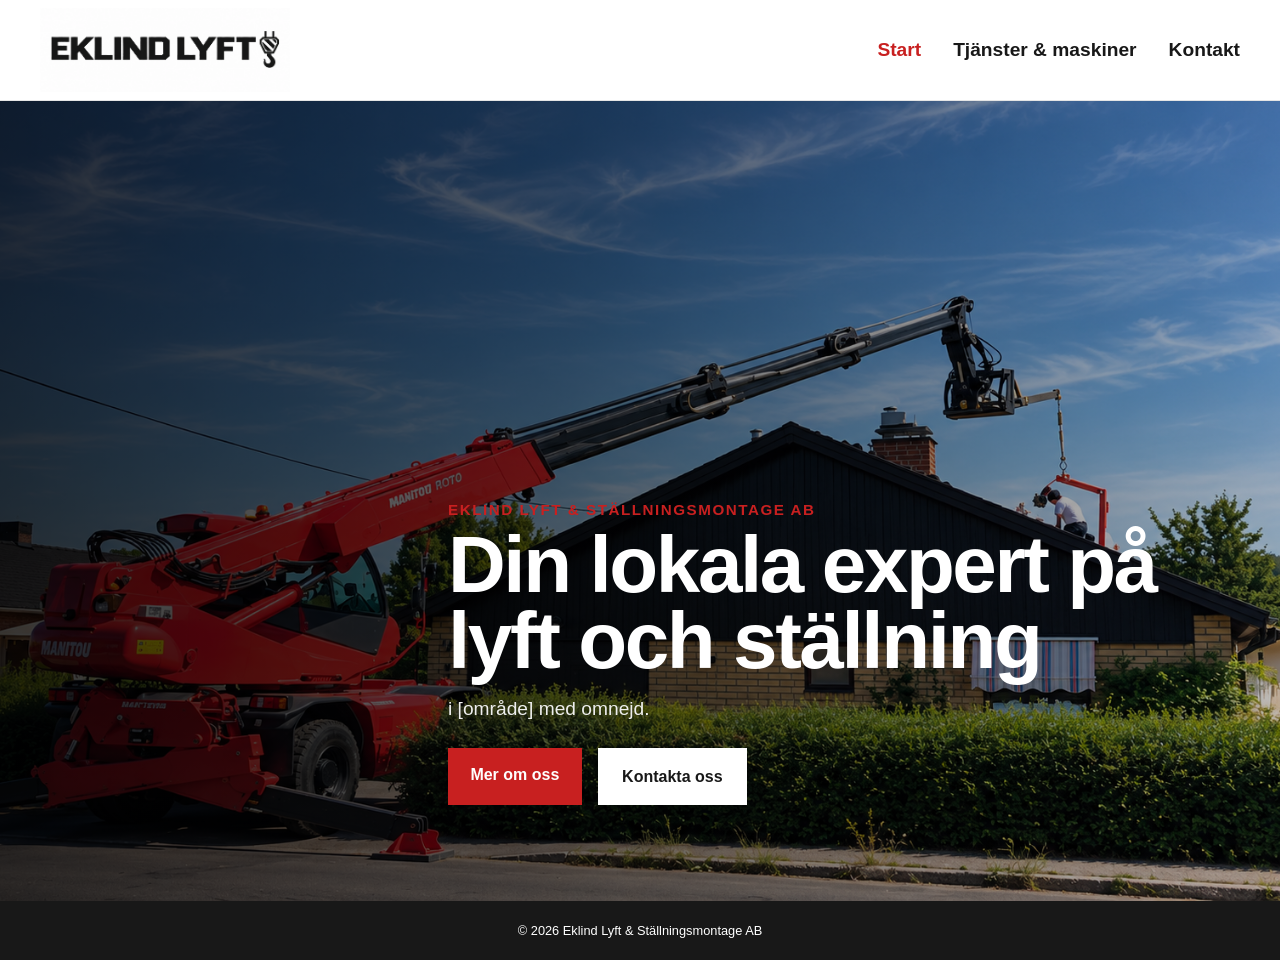
<file: index.html>
<!doctype html>
<html lang="sv">
  <head>
    <meta charset="UTF-8" />
    <meta name="viewport" content="width=device-width, initial-scale=1.0" />

    <title>Eklind Lyft & Ställningsmontage AB</title>

    <link rel="stylesheet" href="css/style.css" />
  </head>

  <body>
    <header class="site-header">
      <div class="header-inner">
        <a class="logo" href="index.html">
          <img src="images/logo.png" alt="Eklind Lyft & Ställningsmontage AB" />
        </a>

        <button
          class="menu-toggle"
          type="button"
          aria-label="Öppna meny"
          aria-expanded="false"
          aria-controls="main-nav"
        >
          <span></span>
          <span></span>
          <span></span>
        </button>

        <nav id="main-nav" class="main-nav" aria-label="Huvudmeny">
          <ul>
            <li><a class="active" href="index.html">Start</a></li>
            <li><a href="tjanster.html">Tjänster &amp; maskiner</a></li>
            <li><a href="kontakt.html">Kontakt</a></li>
          </ul>
        </nav>
      </div>
    </header>

    <main>
      <section class="hero">
        <div class="hero-content">
          <p class="eyebrow">Eklind Lyft & Ställningsmontage AB</p>

          <h1>Din lokala expert på lyft och ställning</h1>

          <p class="hero-text">i [område] med omnejd.</p>

          <div class="hero-buttons">
            <a class="button button-primary" href="tjanster.html">
              Mer om oss
            </a>

            <a class="button button-secondary" href="kontakt.html">
              Kontakta oss
            </a>
          </div>
        </div>
      </section>
    </main>

    <footer class="site-footer">
      <p>© 2026 Eklind Lyft & Ställningsmontage AB</p>
    </footer>

    <script src="js/script.js"></script>
  </body>
</html>
</file>
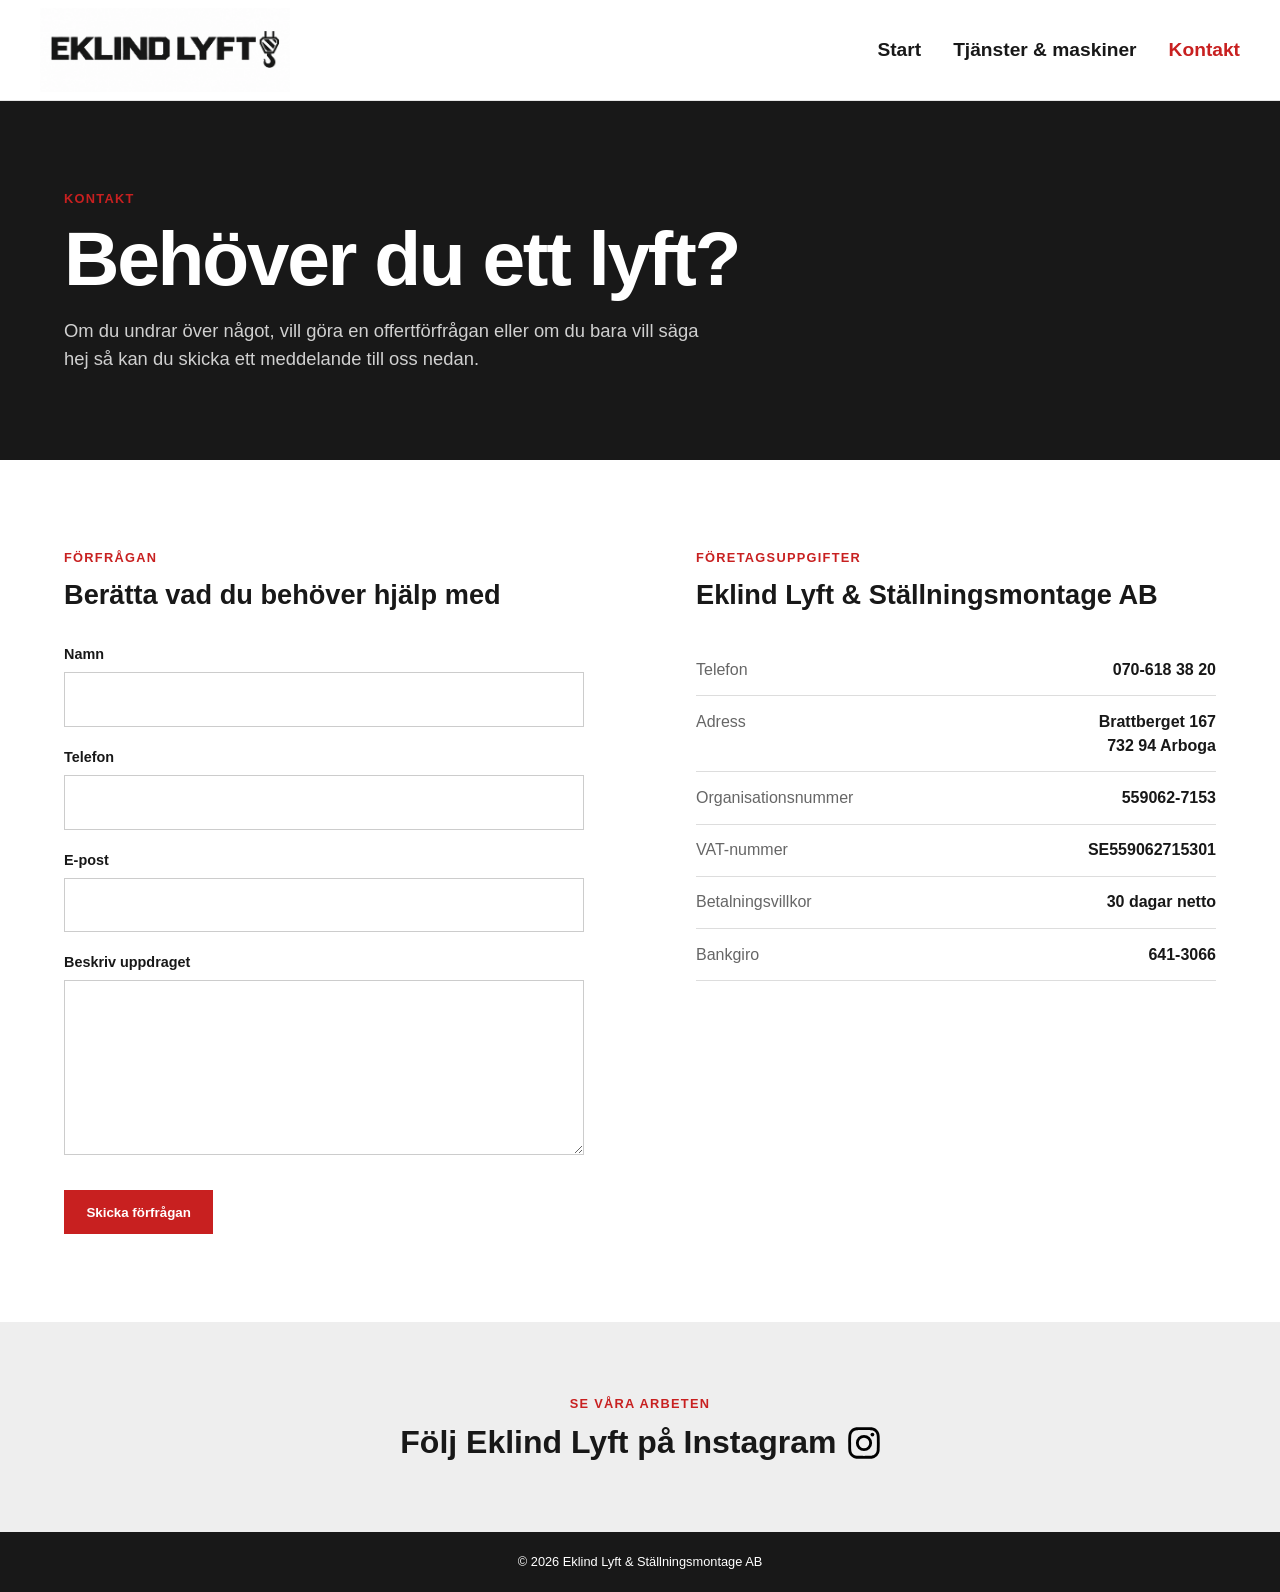
<file: kontakt.html>
<!doctype html>
<html lang="sv">
  <head>
    <meta charset="UTF-8" />
    <meta name="viewport" content="width=device-width, initial-scale=1.0" />

    <title>Kontakt | Eklind Lyft & Ställningsmontage AB</title>

    <link rel="stylesheet" href="css/style.css" />
  </head>

  <body>
    <header class="site-header">
      <div class="header-inner">
        <a class="logo" href="index.html">
          <img src="images/logo.png" alt="Eklind Lyft & Ställningsmontage AB" />
        </a>

        <button
          class="menu-toggle"
          type="button"
          aria-label="Öppna meny"
          aria-expanded="false"
          aria-controls="main-nav"
        >
          <span></span>
          <span></span>
          <span></span>
        </button>

        <nav id="main-nav" class="main-nav" aria-label="Huvudmeny">
          <ul>
            <li><a href="index.html">Start</a></li>
            <li>
              <a href="tjanster.html">Tjänster &amp; maskiner</a>
            </li>
            <li>
              <a class="active" href="kontakt.html">Kontakt</a>
            </li>
          </ul>
        </nav>
      </div>
    </header>

    <main>
      <!-- Kontaktintro -->
      <section class="contact-hero">
        <div class="content-container">
          <p class="eyebrow">Kontakt</p>

          <h1>Behöver du ett lyft?</h1>

          <p class="contact-intro">
            Om du undrar över något, vill göra en offertförfrågan eller om du
            bara vill säga hej så kan du skicka ett meddelande till oss nedan.
          </p>
        </div>
      </section>

      <!-- Formulär och kontaktuppgifter -->
      <section class="contact-section">
        <div class="content-container contact-layout">
          <!-- Vänster kolumn -->
          <div class="contact-form-column">
            <p class="eyebrow">Förfrågan</p>

            <h2>Berätta vad du behöver hjälp med</h2>

            <form class="contact-form">
              <div class="form-group">
                <label for="name">Namn</label>
                <input type="text" id="name" name="name" autocomplete="name" />
              </div>

              <div class="form-group">
                <label for="phone">Telefon</label>
                <input type="tel" id="phone" name="phone" autocomplete="tel" />
              </div>

              <div class="form-group">
                <label for="email">E-post</label>
                <input
                  type="email"
                  id="email"
                  name="email"
                  autocomplete="email"
                />
              </div>

              <div class="form-group">
                <label for="message">Beskriv uppdraget</label>
                <textarea id="message" name="message" rows="6"></textarea>
              </div>

              <button class="button button-primary form-button" type="submit">
                Skicka förfrågan
              </button>
            </form>
          </div>

          <!-- Höger kolumn -->
          <div class="contact-info-column">
            <p class="eyebrow">Företagsuppgifter</p>

            <h2>Eklind Lyft & Ställningsmontage AB</h2>

            <dl class="company-details">
              <div>
                <dt>Telefon</dt>
                <dd>
                  <a href="tel:+46706183820">070-618 38 20</a>
                </dd>
              </div>
              <div>
                <dt>Adress</dt>
                <dd>
                  Brattberget 167<br />
                  732 94 Arboga
                </dd>
              </div>

              <div>
                <dt>Organisationsnummer</dt>
                <dd>559062-7153</dd>
              </div>

              <div>
                <dt>VAT-nummer</dt>
                <dd>SE559062715301</dd>
              </div>

              <div>
                <dt>Betalningsvillkor</dt>
                <dd>30 dagar netto</dd>
              </div>

              <div>
                <dt>Bankgiro</dt>
                <dd>641-3066</dd>
              </div>
            </dl>
          </div>
        </div>
      </section>

      <!-- Instagram -->
      <section class="contact-instagram">
        <div class="content-container">
          <p class="eyebrow">Se våra arbeten</p>

          <a
            href="https://www.instagram.com/eklindlyft/"
            target="_blank"
            rel="noopener noreferrer"
          >
            <span>Följ Eklind Lyft på Instagram</span>
            <img class="instagram-icon" src="images/instagram.svg" alt="" />
          </a>
        </div>
      </section>
    </main>

    <footer class="site-footer">
      <p>© 2026 Eklind Lyft & Ställningsmontage AB</p>
    </footer>

    <script src="js/script.js"></script>
  </body>
</html>
</file>
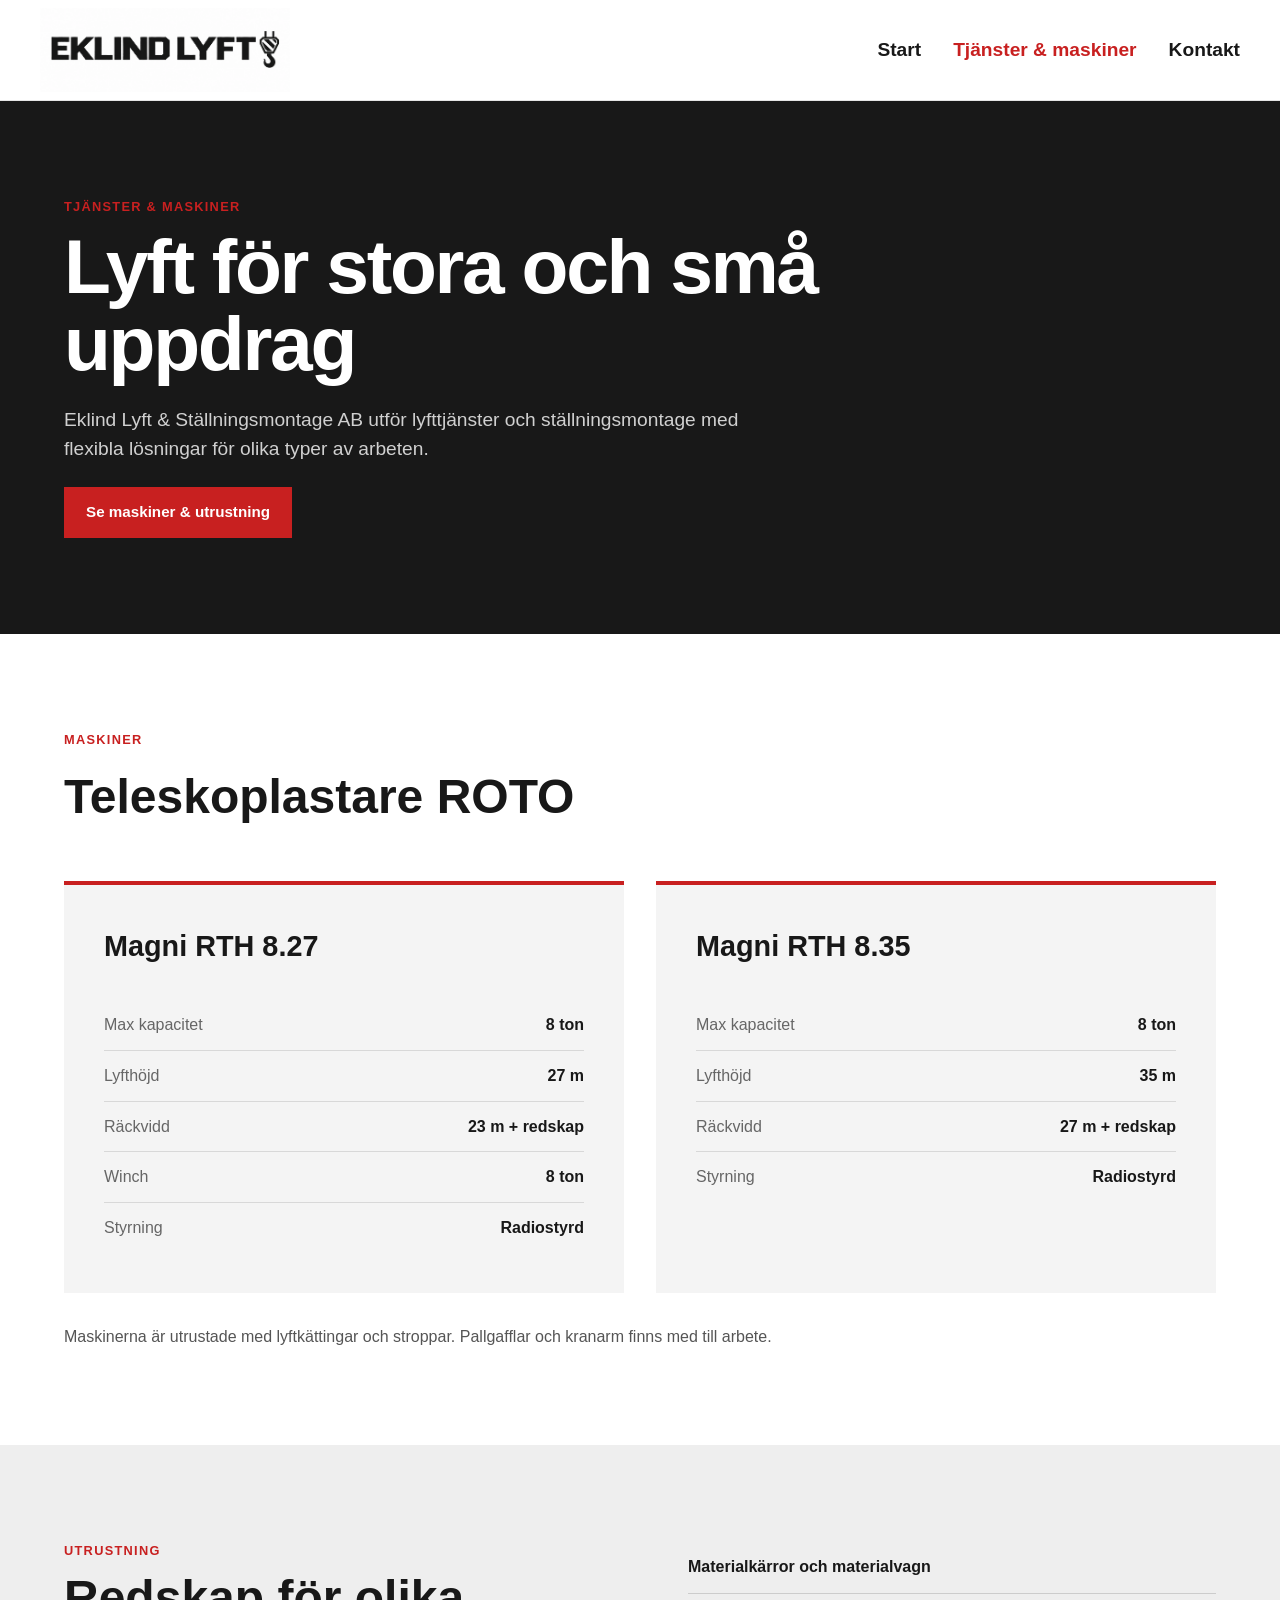
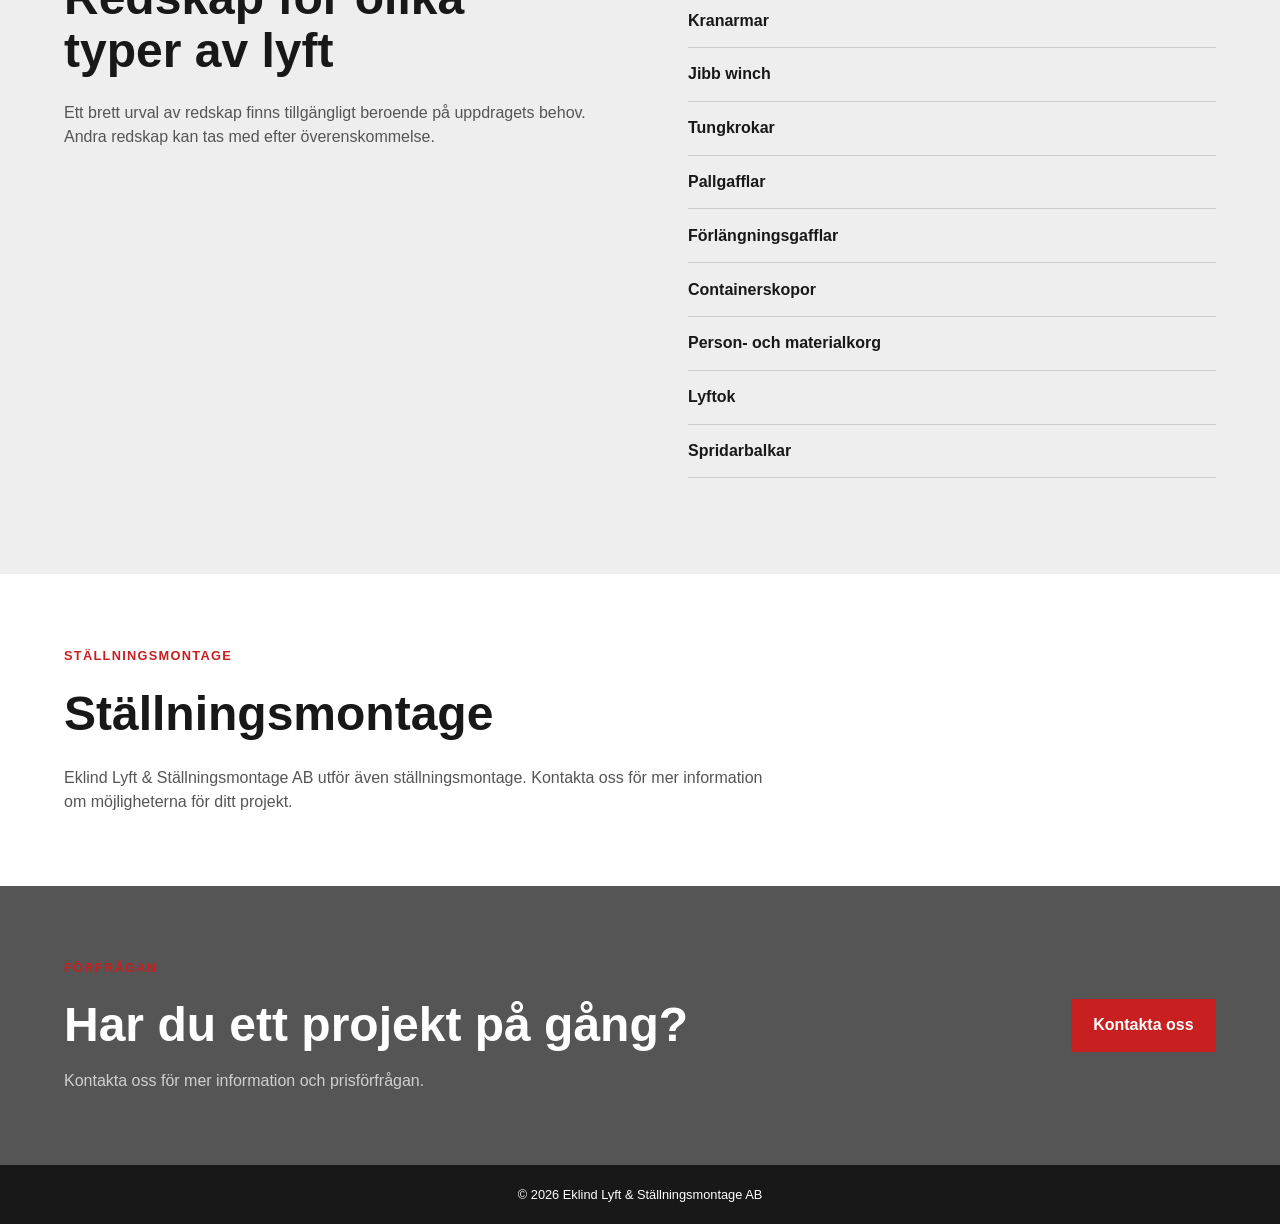
<file: tjanster.html>
<!doctype html>
<html lang="sv">
  <head>
    <meta charset="UTF-8" />
    <meta name="viewport" content="width=device-width, initial-scale=1.0" />

    <title>Tjänster & maskiner | Eklind Lyft</title>

    <link rel="stylesheet" href="css/style.css" />
  </head>

  <body>
    <header class="site-header">
      <div class="header-inner">
        <a class="logo" href="index.html">
          <img src="images/logo.png" alt="Eklind Lyft & Ställningsmontage AB" />
        </a>

        <button
          class="menu-toggle"
          type="button"
          aria-label="Öppna meny"
          aria-expanded="false"
          aria-controls="main-nav"
        >
          <span></span>
          <span></span>
          <span></span>
        </button>

        <nav id="main-nav" class="main-nav" aria-label="Huvudmeny">
          <ul>
            <li><a href="index.html">Start</a></li>
            <li>
              <a class="active" href="tjanster.html">Tjänster & maskiner</a>
            </li>
            <li><a href="kontakt.html">Kontakt</a></li>
          </ul>
        </nav>
      </div>
    </header>

    <main>
      <section class="page-intro">
        <div class="content-container">
          <p class="eyebrow">Tjänster & maskiner</p>

          <h1>Lyft för stora och små uppdrag</h1>

          <p class="intro-text">
            Eklind Lyft & Ställningsmontage AB utför lyfttjänster och
            ställningsmontage med flexibla lösningar för olika typer av arbeten.
          </p>

          <a class="button button-primary intro-button" href="#maskiner">
            Se maskiner & utrustning
          </a>
        </div>
      </section>

      <section class="services-section" id="maskiner">
        <div class="content-container">
          <div class="section-heading">
            <p class="eyebrow">Maskiner</p>
            <h2>Teleskoplastare ROTO</h2>
          </div>

          <div class="machine-grid">
            <article class="machine-card">
              <h3>Magni RTH 8.27</h3>

              <ul class="spec-list">
                <li>
                  <span>Max kapacitet</span>
                  <strong>8 ton</strong>
                </li>

                <li>
                  <span>Lyfthöjd</span>
                  <strong>27 m</strong>
                </li>

                <li>
                  <span>Räckvidd</span>
                  <strong>23 m + redskap</strong>
                </li>

                <li>
                  <span>Winch</span>
                  <strong>8 ton</strong>
                </li>

                <li>
                  <span>Styrning</span>
                  <strong>Radiostyrd</strong>
                </li>
              </ul>
            </article>

            <article class="machine-card">
              <h3>Magni RTH 8.35</h3>

              <ul class="spec-list">
                <li>
                  <span>Max kapacitet</span>
                  <strong>8 ton</strong>
                </li>

                <li>
                  <span>Lyfthöjd</span>
                  <strong>35 m</strong>
                </li>

                <li>
                  <span>Räckvidd</span>
                  <strong>27 m + redskap</strong>
                </li>

                <li>
                  <span>Styrning</span>
                  <strong>Radiostyrd</strong>
                </li>
              </ul>
            </article>
          </div>

          <p class="machine-note">
            Maskinerna är utrustade med lyftkättingar och stroppar. Pallgafflar
            och kranarm finns med till arbete.
          </p>
        </div>
      </section>

      <section class="equipment-section">
        <div class="content-container equipment-layout">
          <div>
            <p class="eyebrow">Utrustning</p>

            <h2>Redskap för olika typer av lyft</h2>

            <p>
              Ett brett urval av redskap finns tillgängligt beroende på
              uppdragets behov. Andra redskap kan tas med efter överenskommelse.
            </p>
          </div>

          <div class="equipment-list">
            <ul>
              <li>Materialkärror och materialvagn</li>
              <li>Kranarmar</li>
              <li>Jibb winch</li>
              <li>Tungkrokar</li>
              <li>Pallgafflar</li>
              <li>Förlängningsgafflar</li>
              <li>Containerskopor</li>
              <li>Person- och materialkorg</li>
              <li>Lyftok</li>
              <li>Spridarbalkar</li>
            </ul>
          </div>
        </div>
      </section>

      <section class="scaffolding-section">
        <div class="content-container">
          <p class="eyebrow">Ställningsmontage</p>

          <h2>Ställningsmontage</h2>

          <p>
            Eklind Lyft & Ställningsmontage AB utför även ställningsmontage.
            Kontakta oss för mer information om möjligheterna för ditt projekt.
          </p>
        </div>
      </section>

      <section class="contact-cta">
        <div class="content-container contact-cta-inner">
          <div>
            <p class="eyebrow">Förfrågan</p>

            <h2>Har du ett projekt på gång?</h2>

            <p>Kontakta oss för mer information och prisförfrågan.</p>
          </div>

          <a class="button button-primary" href="kontakt.html">
            Kontakta oss
          </a>
        </div>
      </section>
    </main>

    <footer class="site-footer">
      <p>© 2026 Eklind Lyft & Ställningsmontage AB</p>
    </footer>
  </body>

  <script src="js/script.js"></script>
</html>
</file>
<file: css/style.css>
/* ========================================
   GRUNDINSTÄLLNINGAR
======================================== */

* {
  box-sizing: border-box;
  margin: 0;
  padding: 0;
}

html {
  scroll-behavior: smooth;
}

body {
  min-height: 100vh;

  display: flex;
  flex-direction: column;

  font-family: Arial, Helvetica, sans-serif;
  color: #181818;
  background-color: #ffffff;
  line-height: 1.5;
}

main {
  flex: 1;
}

a {
  color: inherit;
  text-decoration: none;
}

/* ========================================
   GEMENSAM LAYOUT
======================================== */

.content-container {
  width: min(1200px, calc(100% - 4rem));
  margin: 0 auto;
}

.eyebrow {
  margin-bottom: 0.75rem;

  color: #c82020;

  font-size: 0.8rem;
  font-weight: 700;

  text-transform: uppercase;
  letter-spacing: 0.1em;
}

/* ========================================
   HEADER
======================================== */

.site-header {
  position: sticky;
  top: 0;
  z-index: 1000;

  background: #fff;
  border-bottom: 1px solid #e5e5e5;
}

.header-inner {
  width: min(1200px, calc(100% - 4rem));
  min-height: 100px;
  margin: 0 auto;

  display: flex;
  align-items: center;
  justify-content: space-between;
  gap: 2rem;
}

.logo {
  display: flex;
  align-items: center;
}

.logo img {
  display: block;
  width: 250px;
  height: auto;
}

nav ul {
  display: flex;
  align-items: center;
  gap: 2rem;

  list-style: none;
}

nav a {
  padding: 0.5rem 0;

  font-size: 1.2rem;
  font-weight: 600;

  transition: color 0.2s ease;
}

nav a:hover,
nav a.active {
  color: #c82020;
}

.menu-toggle {
  display: none;

  width: 42px;
  height: 42px;
  padding: 8px;

  background: transparent;
  border: 0;
  cursor: pointer;
}

.menu-toggle span {
  display: block;
  width: 100%;
  height: 3px;
  margin: 5px 0;

  background-color: #181818;
}

/* ========================================
   KNAPPAR
======================================== */

.button {
  display: inline-block;
  padding: 0.9rem 1.4rem;
  font-weight: 700;

  transition:
    background-color 0.2s ease,
    color 0.2s ease;
}

.button-primary {
  background-color: #c82020;
  color: #ffffff;
}

.button-primary:hover {
  background-color: #a71919;
}

.button-secondary {
  border: 2px solid #ffffff;
  background-color: #ffffff;
  color: #181818;
}

.button-secondary:hover {
  border-color: #e8e8e8;
  background-color: #e8e8e8;
  color: #181818;
}

/* ========================================
   STARTSIDA
======================================== */

.hero {
  min-height: calc(100vh - 100px);
  padding: 5rem 2rem 6rem;

  display: flex;
  align-items: flex-end;

  background:
    linear-gradient(
      90deg,
      rgba(0, 0, 0, 0.78) 0%,
      rgba(0, 0, 0, 0.58) 45%,
      rgba(0, 0, 0, 0.25) 100%
    ),
    url("../images/hero.jpg");

  background-size: cover;
  background-position: center;

  color: #ffffff;
}

.hero-content {
  width: min(800px, 100%);
  margin-left: auto;
  margin-right: 0;
}

.hero h1 {
  max-width: 800px;
  margin-bottom: 1rem;

  font-size: 5rem;
  line-height: 0.95;
  letter-spacing: -0.03em;
}

.hero .eyebrow {
  margin-bottom: 0.35rem;
  font-size: 0.95rem;
}

.hero-text {
  max-width: 650px;
  margin-bottom: 1.5rem;

  color: #eeeeee;
  font-size: 1.2rem;
  line-height: 1.5;
}

.hero-buttons {
  display: flex;
  flex-wrap: wrap;
  gap: 1rem;
}

/* ========================================
   TJÄNSTER & MASKINER
======================================== */

/* Sidans introduktion */

.page-intro {
  padding: 6rem 2rem;

  background-color: #181818;
  color: #ffffff;
}

.page-intro h1 {
  max-width: 850px;
  margin-bottom: 1.5rem;

  font-size: clamp(2.8rem, 6vw, 5rem);
  line-height: 1;
  letter-spacing: -0.03em;
}

.intro-text {
  max-width: 700px;

  color: #d0d0d0;

  font-size: 1.2rem;
}

.intro-button {
  display: inline-block;
  margin-top: 24px;
  padding: 14px 22px;

  font-size: 0.95rem;
}

/* Maskiner */

.services-section {
  padding: 6rem 2rem;

  scroll-margin-top: 2rem;
}

.section-heading {
  margin-bottom: 3rem;
}

.section-heading h2 {
  font-size: clamp(2rem, 4vw, 3rem);
}

.machine-grid {
  display: grid;
  grid-template-columns: repeat(2, 1fr);
  gap: 2rem;
}

.machine-card {
  padding: 2.5rem;

  background-color: #f4f4f4;
  border-top: 4px solid #c82020;
}

.machine-card h3 {
  margin-bottom: 2rem;

  font-size: 1.8rem;
}

.spec-list {
  list-style: none;
}

.spec-list li {
  padding: 0.8rem 0;

  display: flex;
  justify-content: space-between;
  gap: 1rem;

  border-bottom: 1px solid #d8d8d8;
}

.spec-list li:last-child {
  border-bottom: 0;
}

.spec-list span {
  color: #666666;
}

.machine-note {
  max-width: 750px;
  margin-top: 2rem;

  color: #555555;
}

/* Redskap */

.equipment-section {
  padding: 6rem 2rem;

  background-color: #eeeeee;
}

.equipment-section .eyebrow {
  color: #c82020;
}

.equipment-layout {
  display: grid;
  grid-template-columns: 1fr 1fr;
  gap: 6rem;
}

.equipment-layout h2 {
  margin-bottom: 1.5rem;

  font-size: clamp(2rem, 4vw, 3rem);
  line-height: 1.1;
}

.equipment-layout p {
  max-width: 550px;

  color: #555555;
}

.equipment-list ul {
  list-style: none;
}

.equipment-list li {
  padding: 0.9rem 0;

  border-bottom: 1px solid #cccccc;

  font-weight: 600;
}

/* Ställningsmontage */

.scaffolding-section {
  padding: 4.5rem 2rem;

  background-color: #ffffff;
}

.scaffolding-section h2 {
  margin-bottom: 1rem;

  font-size: clamp(2rem, 4vw, 3rem);
}

.scaffolding-section p:last-child {
  max-width: 700px;

  color: #555555;
}

/* Kontakt-CTA */

.contact-cta {
  padding: 4.5rem 2rem;

  background: #555555;
  color: #ffffff;
}

.contact-cta-inner {
  display: flex;
  align-items: center;
  justify-content: space-between;
  gap: 3rem;
}

.contact-cta h2 {
  margin-bottom: 0.5rem;

  font-size: clamp(2rem, 4vw, 3rem);
}

.contact-cta p:last-child {
  color: #d0d0d0;
}

/* ========================================
   KONTAKT
======================================== */

.contact-hero {
  padding: 5.5rem 2rem;

  background-color: #181818;
  color: #ffffff;
}

.contact-hero h1 {
  max-width: 800px;
  margin-bottom: 1.25rem;

  font-size: clamp(2.8rem, 6vw, 5rem);
  line-height: 1;
  letter-spacing: -0.03em;
}

.contact-intro {
  max-width: 650px;

  color: #d0d0d0;

  font-size: 1.15rem;
}

/* Formulär + kontaktuppgifter */

.contact-section {
  padding: 5.5rem 2rem;
}

.contact-layout {
  display: grid;
  grid-template-columns: 1fr 1fr;
  gap: 7rem;
  align-items: start;
}

/* Vänster kolumn */

.contact-form-column h2,
.contact-info-column h2 {
  margin-bottom: 2rem;

  font-size: 1.7rem;
  line-height: 1.2;
}

.contact-form {
  width: 100%;
}

.form-group {
  margin-bottom: 1.25rem;
}

.form-group label {
  display: block;
  margin-bottom: 0.4rem;

  font-size: 0.9rem;
  font-weight: 600;
}

.form-group input,
.form-group textarea {
  width: 100%;
  padding: 0.9rem 1rem;

  font: inherit;

  background-color: #ffffff;

  border: 1px solid #cccccc;
  border-radius: 0;
  outline: none;

  transition: border-color 0.2s ease;
}

.form-group textarea {
  resize: vertical;
}

.form-group input:focus,
.form-group textarea:focus {
  border-color: #c82020;
}

.form-button {
  margin-top: 0.5rem;

  border: 0;
  cursor: pointer;
}

/* Höger kolumn */

.price-note {
  margin-bottom: 2rem;

  color: #555555;
}

.company-details {
  margin: 0;
}

.company-details div {
  padding: 0.85rem 0;

  display: flex;
  justify-content: space-between;
  gap: 2rem;

  border-bottom: 1px solid #dddddd;
}

.company-details dt {
  color: #666666;
}

.company-details dd {
  margin: 0;

  font-weight: 600;
  text-align: right;
}

/* Instagram på kontaktsidan */

.contact-instagram {
  width: 100%;
  padding: 4.5rem 2rem;
  background-color: #eeeeee;
  text-align: center;
}

.contact-instagram .eyebrow {
  margin-bottom: 0.75rem;
}

.instagram-icon {
  width: 1.2em;
  height: 1.2em;
  object-fit: contain;
}

.contact-instagram a {
  display: inline-flex;
  align-items: center;
  justify-content: center;
  gap: 0.7rem;
  color: #181818;
  font-size: clamp(1.8rem, 2.5vw, 2.5rem);
  font-weight: 700;
  line-height: 1.1;
  text-decoration: none;
}
.instagram-icon {
  width: 1em;
  height: 1em;
  flex-shrink: 0;
}

.contact-instagram a:hover {
  color: #c82020;
}

/* ========================================
   FOOTER
======================================== */

.site-footer {
  padding: 1.25rem 2rem;

  background-color: #181818;
  color: #ffffff;

  text-align: center;
  font-size: 0.8rem;
}

/* ========================================
   MOBIL
======================================== */

@media (max-width: 700px) {
  /* Gemensamt */

  .content-container {
    width: min(100% - 3rem, 1200px);
  }

  /* Header */

  .header-inner {
    position: relative;

    width: calc(100% - 3rem);
    min-height: 90px;
    gap: 1rem;
  }

  .logo img {
    width: 180px;
  }

  .menu-toggle {
    display: block;
  }

  .main-nav {
    position: absolute;
    z-index: 1000;
    top: 100%;
    left: -1.5rem;
    right: -1.5rem;

    display: none;

    background-color: #ffffff;
    border-top: 1px solid #e5e5e5;
    border-bottom: 1px solid #e5e5e5;
  }

  .main-nav.open {
    display: block;
  }

  .main-nav ul {
    display: flex;
    flex-direction: column;
    align-items: stretch;
    gap: 0;

    padding: 0;
  }

  .main-nav li {
    width: 100%;
  }

  .main-nav a {
    display: block;
    width: 100%;
    padding: 1rem 1.5rem;

    font-size: 1rem;

    border-bottom: 1px solid #eeeeee;
  }

  .main-nav li:last-child a {
    border-bottom: 0;
  }

  /* Startsida */

  .hero {
    min-height: calc(100vh - 90px);
    padding: 3rem 1.5rem 4rem;

    align-items: flex-end;

    background-position: center;
  }

  .hero h1 {
    max-width: 1000px;
    margin-bottom: 1.5rem;

    font-size: clamp(5rem, 7vw, 8rem);
    line-height: 1;
    letter-spacing: -0.03em;
  }

  .hero-text {
    max-width: 650px;
    margin-bottom: 2.5rem;

    color: #eeeeee;
    font-size: 1.2rem;
    line-height: 1.6;
  }

  .hero-buttons {
    display: flex;
    flex-wrap: wrap;
    gap: 1rem;
  }

  /* Tjänster */

  .page-intro {
    padding: 4.5rem 1.5rem;
  }

  .services-section,
  .equipment-section {
    padding: 4rem 1.5rem;
  }

  .machine-grid {
    grid-template-columns: 1fr;
  }

  .machine-card {
    padding: 1.75rem;
  }

  .equipment-layout {
    grid-template-columns: 1fr;
    gap: 3rem;
  }

  .scaffolding-section {
    padding: 3.5rem 1.5rem;
  }

  .contact-cta {
    padding: 3.5rem 1.5rem;
  }

  .contact-cta-inner {
    align-items: flex-start;
    flex-direction: column;
  }

  /* Kontakt */

  .contact-hero {
    padding: 4rem 1.5rem;
  }

  .contact-section {
    padding: 4rem 1.5rem;
  }

  .contact-layout {
    grid-template-columns: 1fr;
    gap: 4rem;
  }

  .contact-form-column h2,
  .contact-info-column h2 {
    font-size: 1.5rem;
  }

  .company-details div {
    flex-direction: column;
    gap: 0.25rem;
  }

  .company-details dd {
    text-align: left;
  }

  .contact-instagram {
    padding: 3rem 1.5rem;
  }
}
</file>
